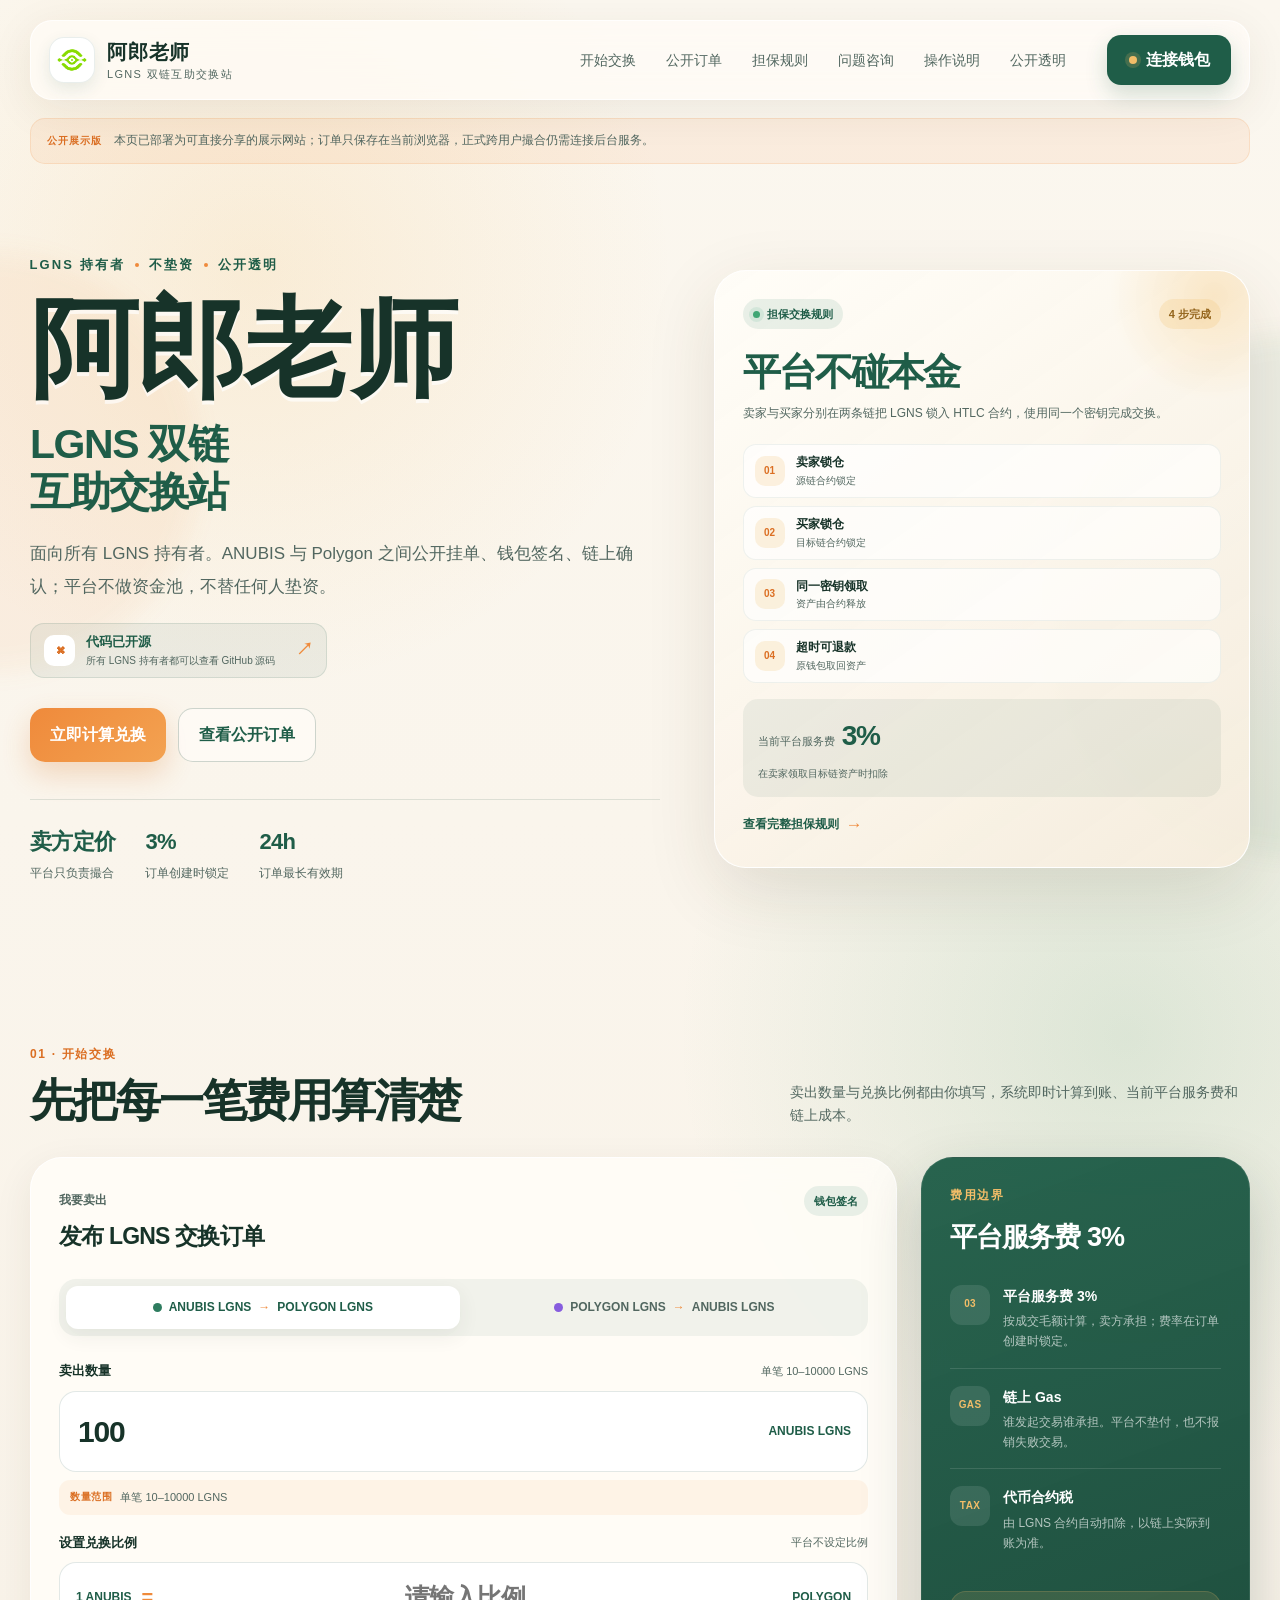
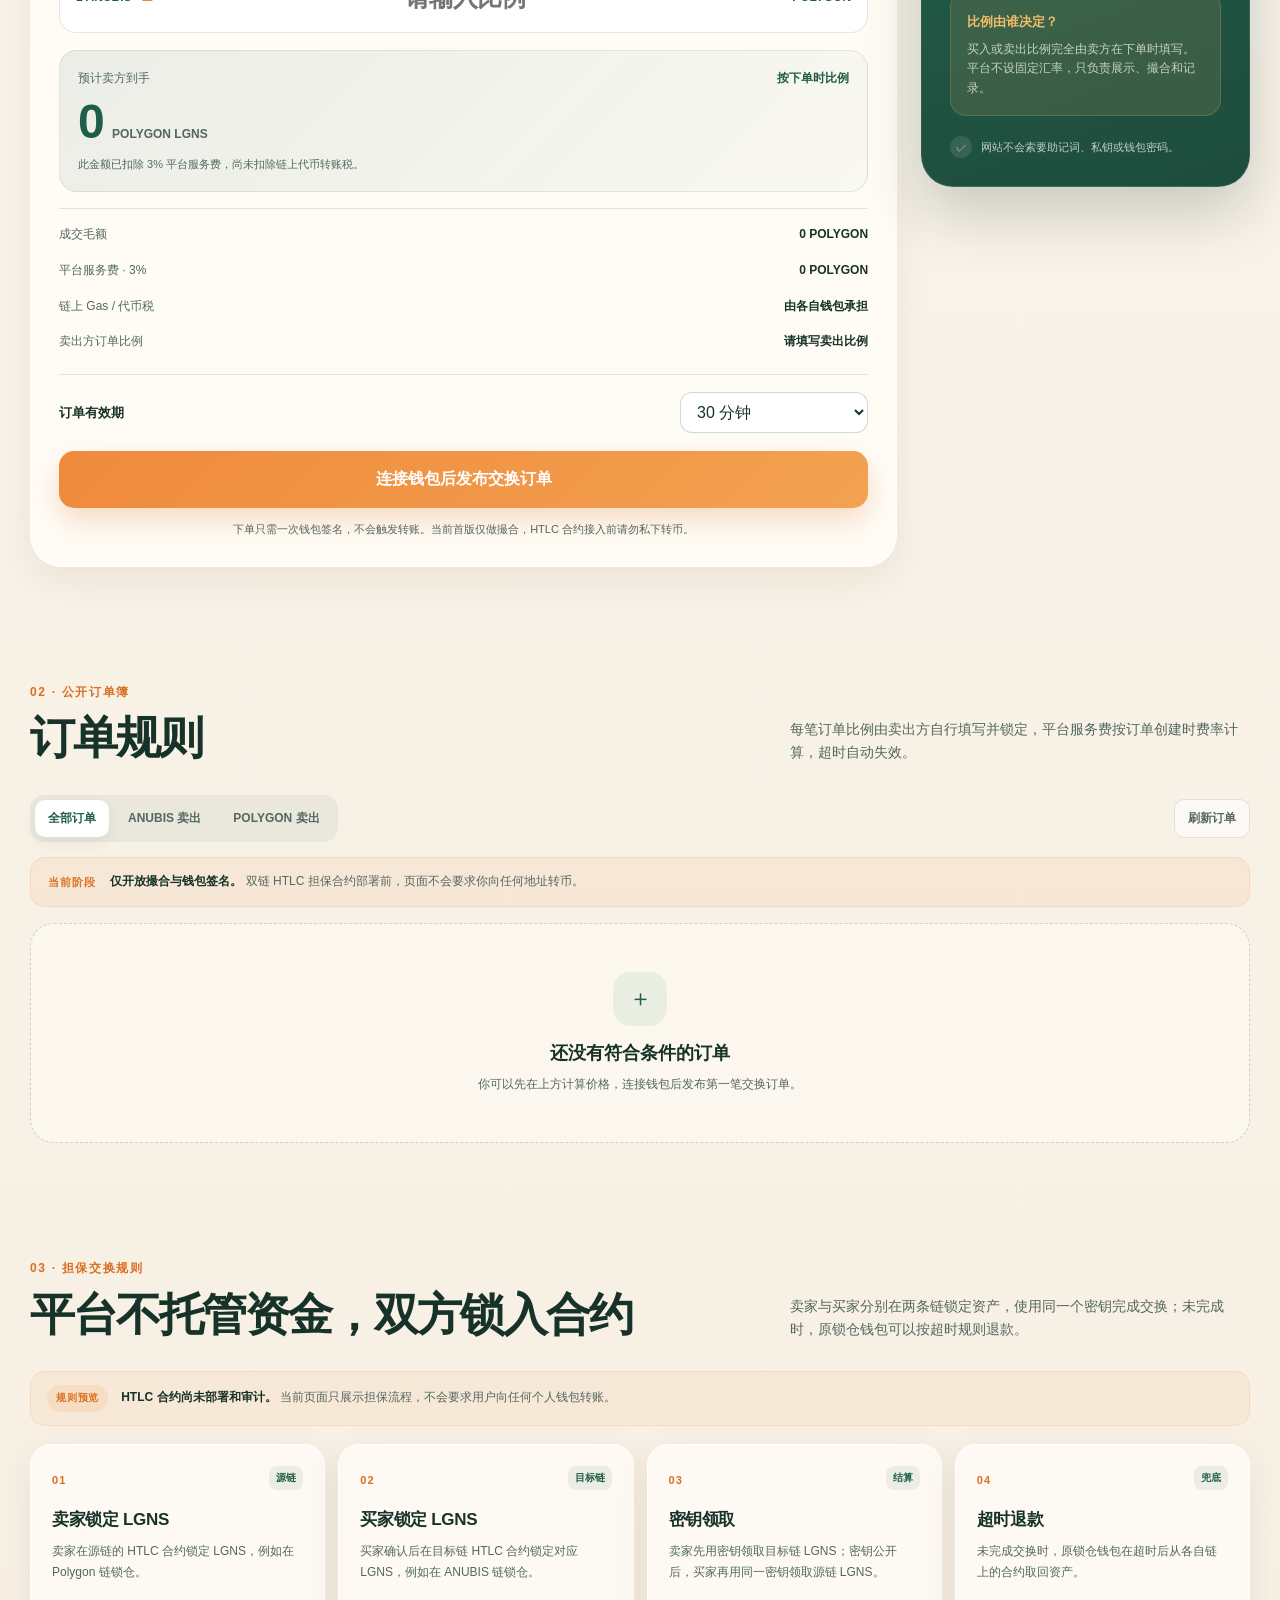
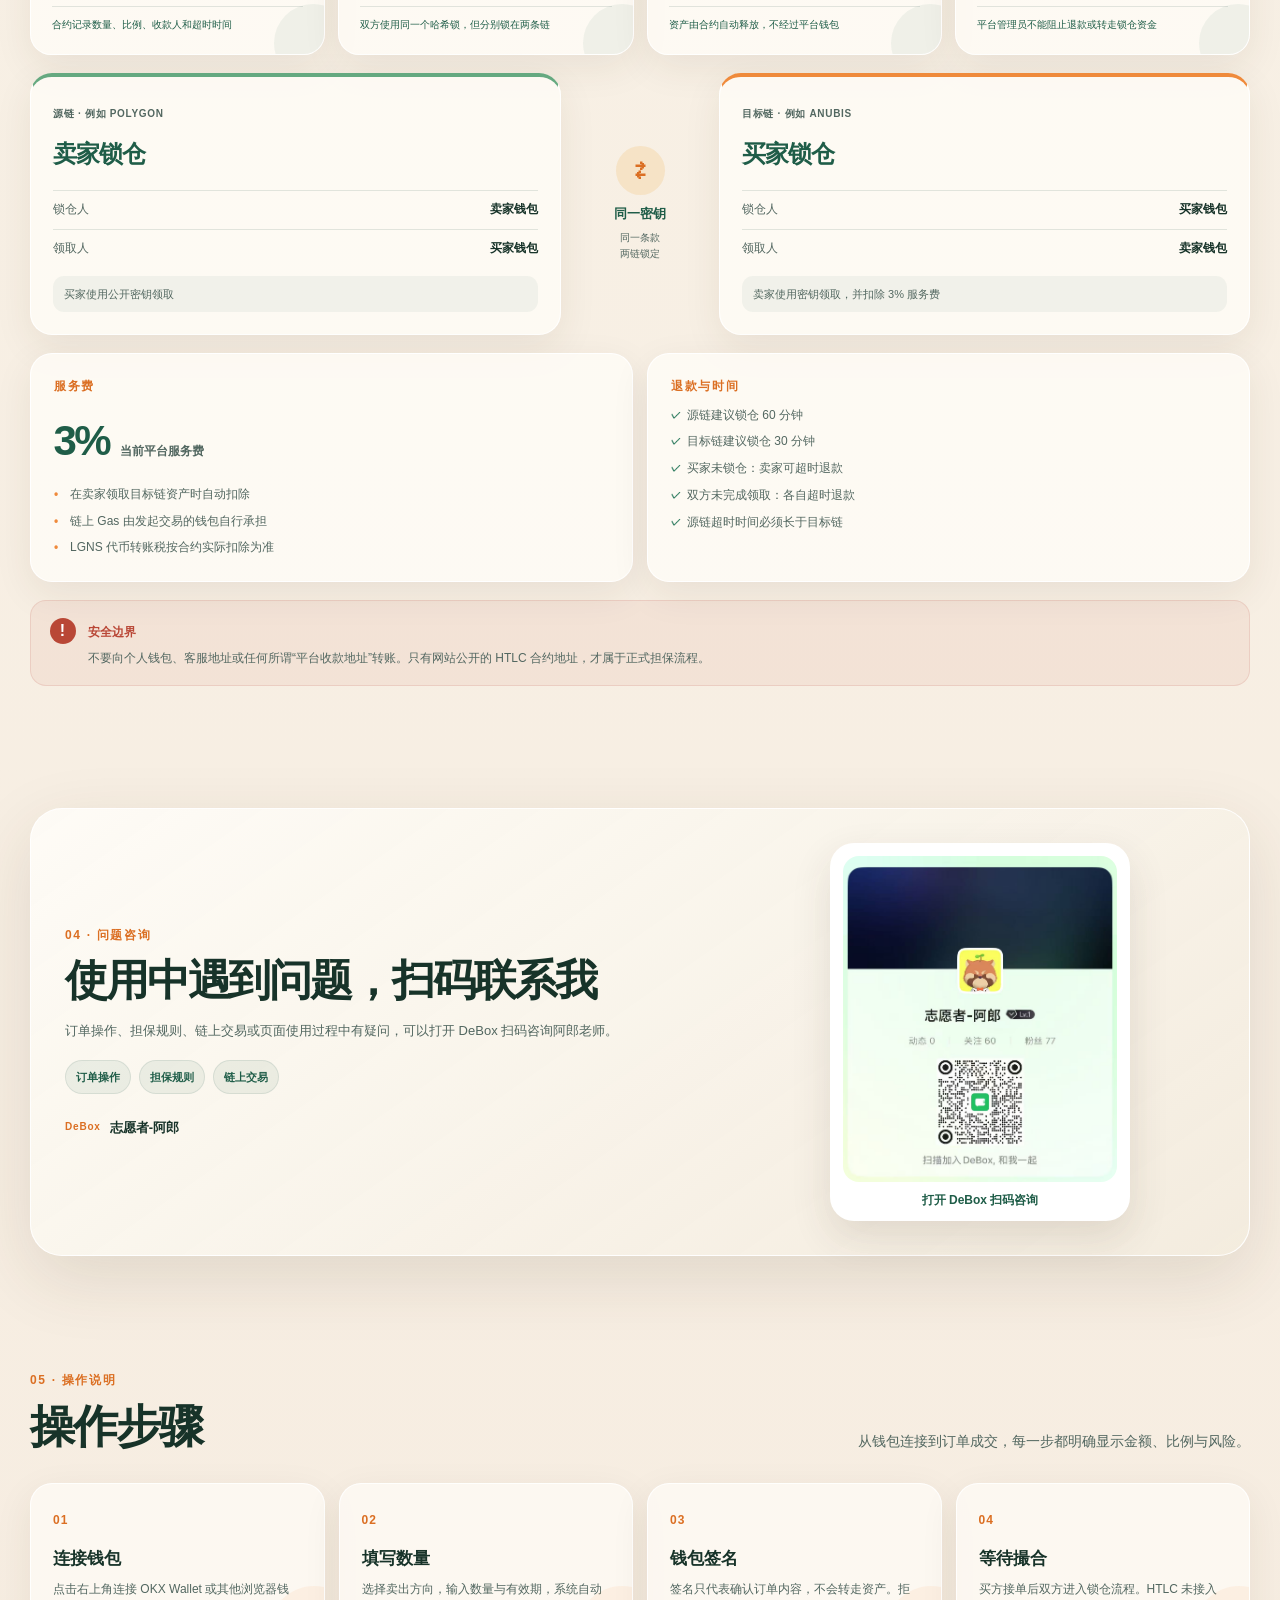
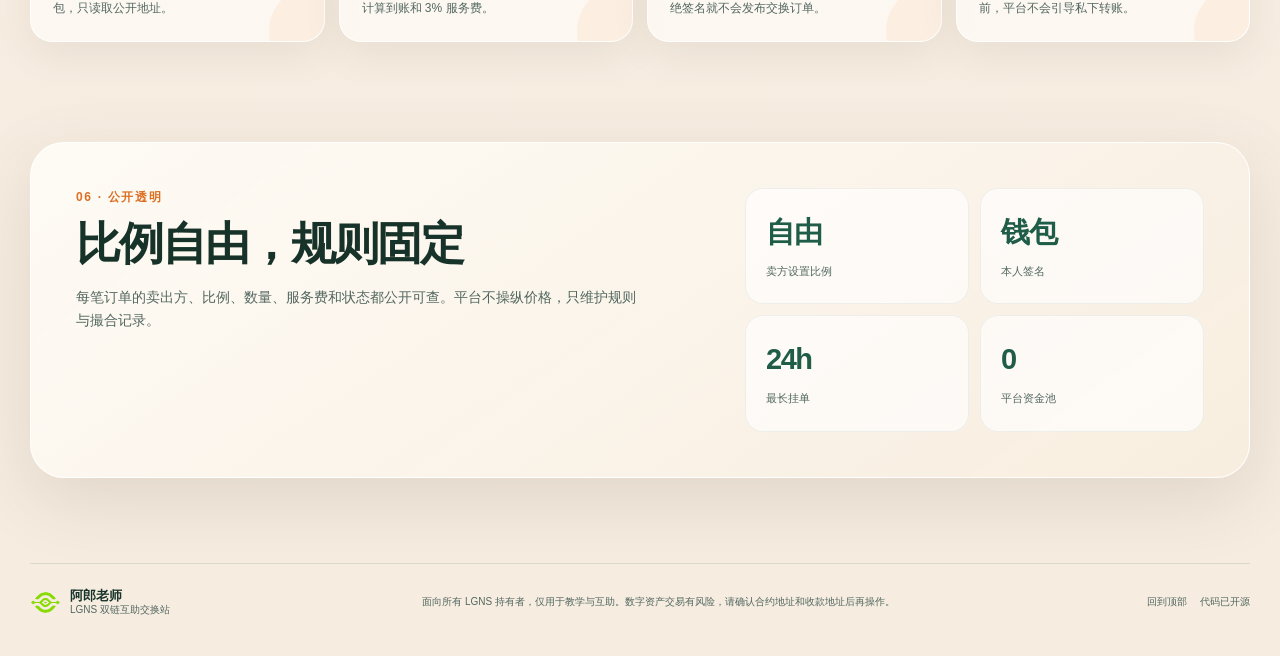
<file: index.html>
<!doctype html>
<html lang="zh-CN">
<head>
  <meta charset="utf-8">
  <meta name="viewport" content="width=device-width, initial-scale=1">
  <meta name="theme-color" content="#f7f0e4">
  <title>阿郎老师 · LGNS 双链互助交换站</title>
  <meta name="description" content="阿郎老师的 LGNS 双链 P2P 互助交换站，支持 ANUBIS 与 Polygon 之间公开订单撮合、钱包签名与透明费率展示。">
  <link rel="icon" href="./assets/logo.png">
  <link rel="stylesheet" href="./styles.css?v=20261025-3">
</head>
<body>
  <div class="page-glow page-glow-a"></div>
  <div class="page-glow page-glow-b"></div>

  <header class="site-header" id="top">
    <a class="brand" href="#top" aria-label="返回顶部">
      <span class="brand-logo-wrap"><img src="./assets/logo.png" alt="阿郎老师品牌标志" class="brand-logo"></span>
      <span class="brand-copy">
        <strong>阿郎老师</strong>
        <small>LGNS 双链互助交换站</small>
      </span>
    </a>
    <nav class="main-nav" aria-label="主导航">
      <a href="#exchange">开始交换</a>
      <a href="#orders">公开订单</a>
      <a href="#escrow">担保规则</a>
      <a href="#consult">问题咨询</a>
      <a href="#guide">操作说明</a>
      <a href="#transparency">公开透明</a>
    </nav>
    <button class="wallet-button" id="walletButton" type="button">
      <span class="wallet-dot"></span>
      <span id="walletButtonText">连接钱包</span>
    </button>
  </header>

  <main>
    <section class="hero section-shell">
      <div class="hero-copy reveal">
        <div class="eyebrow"><span>LGNS 持有者</span><i></i><span>不垫资</span><i></i><span>公开透明</span></div>
        <h1><span class="hero-name">阿郎老师</span><small>LGNS 双链<br>互助交换站</small></h1>
        <p class="hero-lead">面向所有 LGNS 持有者。ANUBIS 与 Polygon 之间公开挂单、钱包签名、链上确认；平台不做资金池，不替任何人垫资。</p>
        <a class="open-source-note" href="https://github.com/dixonwei/alang-lgns-p2p" target="_blank" rel="noopener noreferrer">
          <span class="open-source-icon">⌘</span>
          <span><strong>代码已开源</strong><small>所有 LGNS 持有者都可以查看 GitHub 源码</small></span>
          <b>↗</b>
        </a>
        <div class="hero-actions">
          <a class="button button-primary" href="#exchange">立即计算兑换</a>
          <a class="button button-ghost" href="#orders">查看公开订单</a>
        </div>
        <div class="hero-facts" aria-label="平台核心规则">
          <div class="fact"><strong id="heroRate">卖方定价</strong><span>平台只负责撮合</span></div>
          <div class="fact"><strong id="heroFee">3%</strong><span id="heroFeeLabel">订单创建时锁定</span></div>
          <div class="fact"><strong>24h</strong><span>订单最长有效期</span></div>
        </div>
      </div>

      <aside class="hero-rule-card reveal delay-1">
        <div class="hero-rule-head">
          <span class="hero-rule-pill"><i></i> 担保交换规则</span>
          <span class="hero-rule-badge">4 步完成</span>
        </div>
        <h2>平台不碰本金</h2>
        <p>卖家与买家分别在两条链把 LGNS 锁入 HTLC 合约，使用同一个密钥完成交换。</p>
        <div class="hero-rule-steps">
          <div><b>01</b><span><strong>卖家锁仓</strong><small>源链合约锁定</small></span></div>
          <div><b>02</b><span><strong>买家锁仓</strong><small>目标链合约锁定</small></span></div>
          <div><b>03</b><span><strong>同一密钥领取</strong><small>资产由合约释放</small></span></div>
          <div><b>04</b><span><strong>超时可退款</strong><small>原钱包取回资产</small></span></div>
        </div>
        <div class="hero-rule-fee">
          <span>当前平台服务费</span>
          <strong id="heroFeeRule">3%</strong>
          <small>在卖家领取目标链资产时扣除</small>
        </div>
        <a class="hero-rule-link" href="#escrow">查看完整担保规则 <span>→</span></a>
      </aside>
    </section>

    <section class="section-shell exchange-section" id="exchange">
      <div class="section-heading reveal">
        <div>
          <span class="section-kicker">01 · 开始交换</span>
          <h2>先把每一笔费用算清楚</h2>
        </div>
        <p>卖出数量与兑换比例都由你填写，系统即时计算到账、当前平台服务费和链上成本。</p>
      </div>

      <div class="exchange-layout">
        <article class="swap-card reveal">
          <div class="swap-card-head">
            <div>
              <span class="card-label">我要卖出</span>
              <h3>发布 LGNS 交换订单</h3>
            </div>
            <span class="status-chip status-safe">钱包签名</span>
          </div>

          <div class="direction-switch" role="group" aria-label="选择兑换方向">
            <button type="button" class="direction-button active" data-side="anubisToPolygon">
              <span class="chain-dot chain-anubis-dot"></span>
              ANUBIS LGNS
              <b>→</b>
              POLYGON LGNS
            </button>
            <button type="button" class="direction-button" data-side="polygonToAnubis">
              <span class="chain-dot chain-polygon-dot"></span>
              POLYGON LGNS
              <b>→</b>
              ANUBIS LGNS
            </button>
          </div>

          <div class="field-block">
            <div class="field-label-row">
              <label for="amountInput">卖出数量</label>
              <span id="amountRange">单笔 10–10000 LGNS</span>
            </div>
            <div class="amount-input-wrap">
              <input id="amountInput" type="number" min="10" max="10000" step="0.000001" inputmode="decimal" placeholder="输入数量" value="100">
              <span id="sourceSymbol">ANUBIS LGNS</span>
            </div>
            <div class="range-notice"><strong>数量范围</strong><span>单笔 10–10000 LGNS</span></div>
          </div>

          <div class="field-block ratio-field-block">
            <div class="field-label-row">
              <label for="sellerRatioInput">设置兑换比例</label>
              <span>平台不设定比例</span>
            </div>
            <div class="ratio-input-wrap">
              <span id="ratioSourceText">1 ANUBIS</span>
              <b>=</b>
              <input id="sellerRatioInput" type="number" autocomplete="off" min="0.000001" max="10000" step="0.000001" inputmode="decimal" placeholder="请输入比例" aria-label="卖出方设置的兑换比例">
              <span id="ratioSuffix">POLYGON</span>
            </div>
          </div>

          <div class="receive-preview">
            <div class="receive-preview-top">
              <span>预计卖方到手</span>
              <span class="estimate-badge">按下单时比例</span>
            </div>
            <div class="receive-amount"><strong id="receiveAmount">58.200000</strong><span id="targetSymbol">POLYGON LGNS</span></div>
            <p>此金额已扣除 3% 平台服务费，尚未扣除链上代币转账税。</p>
          </div>

          <div class="quote-details">
            <div><span>成交毛额</span><strong id="grossAmount">60.000000 POLYGON</strong></div>
            <div><span id="quoteFeeLabel">平台服务费 · 3%</span><strong id="feeAmount">1.800000 POLYGON</strong></div>
            <div><span>链上 Gas / 代币税</span><strong>由各自钱包承担</strong></div>
            <div><span>卖出方订单比例</span><strong id="quoteRate">1 ANUBIS = 0.600000 POLYGON</strong></div>
          </div>

          <div class="expiry-row">
            <label for="expirySelect">订单有效期</label>
            <select id="expirySelect">
              <option value="30">30 分钟</option>
              <option value="60">1 小时</option>
              <option value="180">3 小时</option>
              <option value="360">6 小时</option>
              <option value="720">12 小时</option>
              <option value="1440">24 小时（最长）</option>
            </select>
          </div>

          <button class="button button-primary button-full" id="createOrderButton" type="button">连接钱包后发布交换订单</button>
          <p class="form-hint">下单只需一次钱包签名，不会触发转账。当前首版仅做撮合，HTLC 合约接入前请勿私下转币。</p>
        </article>

        <aside class="cost-panel reveal delay-1">
          <span class="section-kicker">费用边界</span>
          <h3 id="feePanelTitle">平台服务费 3%</h3>
          <div class="cost-list">
            <div class="cost-item">
              <span class="cost-icon">03</span>
              <div><strong id="feePanelLabel">平台服务费 3%</strong><p id="feePanelDesc">按成交毛额计算，卖方承担；费率在订单创建时锁定。</p></div>
            </div>
            <div class="cost-item">
              <span class="cost-icon">GAS</span>
              <div><strong>链上 Gas</strong><p>谁发起交易谁承担。平台不垫付，也不报销失败交易。</p></div>
            </div>
            <div class="cost-item">
              <span class="cost-icon">TAX</span>
              <div><strong>代币合约税</strong><p>由 LGNS 合约自动扣除，以链上实际到账为准。</p></div>
            </div>
          </div>
          <div class="rule-callout">
            <b>比例由谁决定？</b>
            <p>买入或卖出比例完全由卖方在下单时填写。平台不设固定汇率，只负责展示、撮合和记录。</p>
          </div>
          <div class="mini-security">
            <span>✓</span>
            <p>网站不会索要助记词、私钥或钱包密码。</p>
          </div>
        </aside>
      </div>
    </section>

    <section class="section-shell orders-section" id="orders">
      <div class="section-heading reveal">
        <div>
          <span class="section-kicker">02 · 公开订单簿</span>
          <h2>订单规则</h2>
        </div>
        <p>每笔订单比例由卖出方自行填写并锁定，平台服务费按订单创建时费率计算，超时自动失效。</p>
      </div>

      <div class="order-toolbar reveal">
        <div class="filter-tabs" role="group" aria-label="筛选订单">
          <button type="button" class="filter-tab active" data-filter="all">全部订单</button>
          <button type="button" class="filter-tab" data-filter="anubisToPolygon">ANUBIS 卖出</button>
          <button type="button" class="filter-tab" data-filter="polygonToAnubis">POLYGON 卖出</button>
        </div>
        <button type="button" class="refresh-button" id="refreshOrders">刷新订单</button>
      </div>

      <div class="prototype-banner reveal">
        <span>当前阶段</span>
        <p><strong>仅开放撮合与钱包签名。</strong> 双链 HTLC 担保合约部署前，页面不会要求你向任何地址转币。</p>
      </div>

      <div class="order-list" id="orderList" aria-live="polite"></div>
    </section>

    <section class="section-shell escrow-section" id="escrow">
      <div class="section-heading reveal">
        <div>
          <span class="section-kicker">03 · 担保交换规则</span>
          <h2>平台不托管资金，双方锁入合约</h2>
        </div>
        <p>卖家与买家分别在两条链锁定资产，使用同一个密钥完成交换；未完成时，原锁仓钱包可以按超时规则退款。</p>
      </div>

      <div class="escrow-preview-note reveal">
        <span class="escrow-preview-pill">规则预览</span>
        <p><strong>HTLC 合约尚未部署和审计。</strong> 当前页面只展示担保流程，不会要求用户向任何个人钱包转账。</p>
      </div>

      <div class="escrow-flow">
        <article class="escrow-step reveal">
          <span class="escrow-step-no">01</span>
          <span class="escrow-step-tag">源链</span>
          <h3>卖家锁定 LGNS</h3>
          <p>卖家在源链的 HTLC 合约锁定 LGNS，例如在 Polygon 链锁仓。</p>
          <small>合约记录数量、比例、收款人和超时时间</small>
        </article>
        <article class="escrow-step reveal delay-1">
          <span class="escrow-step-no">02</span>
          <span class="escrow-step-tag">目标链</span>
          <h3>买家锁定 LGNS</h3>
          <p>买家确认后在目标链 HTLC 合约锁定对应 LGNS，例如在 ANUBIS 链锁仓。</p>
          <small>双方使用同一个哈希锁，但分别锁在两条链</small>
        </article>
        <article class="escrow-step reveal delay-2">
          <span class="escrow-step-no">03</span>
          <span class="escrow-step-tag">结算</span>
          <h3>密钥领取</h3>
          <p>卖家先用密钥领取目标链 LGNS；密钥公开后，买家再用同一密钥领取源链 LGNS。</p>
          <small>资产由合约自动释放，不经过平台钱包</small>
        </article>
        <article class="escrow-step reveal delay-3">
          <span class="escrow-step-no">04</span>
          <span class="escrow-step-tag">兜底</span>
          <h3>超时退款</h3>
          <p>未完成交换时，原锁仓钱包在超时后从各自链上的合约取回资产。</p>
          <small>平台管理员不能阻止退款或转走锁仓资金</small>
        </article>
      </div>

      <div class="escrow-visual reveal">
        <article class="escrow-chain-card escrow-source">
          <span class="escrow-chain-label">源链 · 例如 POLYGON</span>
          <h3>卖家锁仓</h3>
          <div class="escrow-chain-row"><span>锁仓人</span><strong>卖家钱包</strong></div>
          <div class="escrow-chain-row"><span>领取人</span><strong>买家钱包</strong></div>
          <div class="escrow-chain-foot">买家使用公开密钥领取</div>
        </article>
        <div class="escrow-bridge">
          <span class="escrow-bridge-icon">⇄</span>
          <strong>同一密钥</strong>
          <small>同一条款<br>两链锁定</small>
        </div>
        <article class="escrow-chain-card escrow-target">
          <span class="escrow-chain-label">目标链 · 例如 ANUBIS</span>
          <h3>买家锁仓</h3>
          <div class="escrow-chain-row"><span>锁仓人</span><strong>买家钱包</strong></div>
          <div class="escrow-chain-row"><span>领取人</span><strong>卖家钱包</strong></div>
          <div class="escrow-chain-foot">卖家使用密钥领取，并扣除 3% 服务费</div>
        </article>
      </div>

      <div class="escrow-info-grid reveal">
        <article class="escrow-info-card">
          <span class="section-kicker">服务费</span>
          <div class="escrow-fee-line"><strong id="escrowFeeValue">3%</strong><span>当前平台服务费</span></div>
          <ul class="escrow-list">
            <li>在卖家领取目标链资产时自动扣除</li>
            <li>链上 Gas 由发起交易的钱包自行承担</li>
            <li>LGNS 代币转账税按合约实际扣除为准</li>
          </ul>
        </article>
        <article class="escrow-info-card">
          <span class="section-kicker">退款与时间</span>
          <ul class="escrow-list escrow-list-strong">
            <li>源链建议锁仓 60 分钟</li>
            <li>目标链建议锁仓 30 分钟</li>
            <li>买家未锁仓：卖家可超时退款</li>
            <li>双方未完成领取：各自超时退款</li>
            <li>源链超时时间必须长于目标链</li>
          </ul>
        </article>
      </div>

      <div class="escrow-security reveal">
        <span class="escrow-security-mark">!</span>
        <div>
          <strong>安全边界</strong>
          <p>不要向个人钱包、客服地址或任何所谓“平台收款地址”转账。只有网站公开的 HTLC 合约地址，才属于正式担保流程。</p>
        </div>
      </div>
    </section>

    <section class="section-shell consult-section" id="consult">
      <div class="consult-card reveal">
        <div class="consult-copy">
          <span class="section-kicker">04 · 问题咨询</span>
          <h2>使用中遇到问题，扫码联系我</h2>
          <p>订单操作、担保规则、链上交易或页面使用过程中有疑问，可以打开 DeBox 扫码咨询阿郎老师。</p>
          <div class="consult-points">
            <span>订单操作</span>
            <span>担保规则</span>
            <span>链上交易</span>
          </div>
          <div class="consult-account"><span>DeBox</span><strong>志愿者-阿郎</strong></div>
        </div>
        <div class="consult-qr-wrap">
          <img src="./assets/debox-card.png" alt="志愿者-阿郎 DeBox 咨询二维码" loading="lazy">
          <p>打开 DeBox 扫码咨询</p>
        </div>
      </div>
    </section>

    <section class="section-shell guide-section" id="guide">
      <div class="section-heading reveal">
        <div>
          <span class="section-kicker">05 · 操作说明</span>
          <h2>操作步骤</h2>
        </div>
        <p>从钱包连接到订单成交，每一步都明确显示金额、比例与风险。</p>
      </div>
      <div class="steps-grid">
        <article class="step-card reveal"><span class="step-no">01</span><h3>连接钱包</h3><p>点击右上角连接 OKX Wallet 或其他浏览器钱包，只读取公开地址。</p></article>
        <article class="step-card reveal delay-1"><span class="step-no">02</span><h3>填写数量</h3><p>选择卖出方向，输入数量与有效期，系统自动计算到账和 3% 服务费。</p></article>
        <article class="step-card reveal delay-2"><span class="step-no">03</span><h3>钱包签名</h3><p>签名只代表确认订单内容，不会转走资产。拒绝签名就不会发布交换订单。</p></article>
        <article class="step-card reveal delay-3"><span class="step-no">04</span><h3>等待撮合</h3><p>买方接单后双方进入锁仓流程。HTLC 未接入前，平台不会引导私下转账。</p></article>
      </div>
    </section>

    <section class="section-shell transparency-section" id="transparency">
      <div class="transparency-card reveal">
        <div class="transparency-copy">
          <span class="section-kicker">06 · 公开透明</span>
          <h2>比例自由，规则固定</h2>
          <p>每笔订单的卖出方、比例、数量、服务费和状态都公开可查。平台不操纵价格，只维护规则与撮合记录。</p>
          <a class="text-link" href="./admin.html">管理员入口 <span>→</span></a>
        </div>
        <div class="transparency-grid">
          <div><strong>自由</strong><span>卖方设置比例</span></div>
          <div><strong>钱包</strong><span>本人签名</span></div>
          <div><strong>24h</strong><span>最长挂单</span></div>
          <div><strong>0</strong><span>平台资金池</span></div>
        </div>
      </div>
    </section>
  </main>

  <footer class="site-footer section-shell">
    <div class="footer-brand"><img src="./assets/logo.png" alt=""><div><strong>阿郎老师</strong><span>LGNS 双链互助交换站</span></div></div>
    <p>面向所有 LGNS 持有者，仅用于教学与互助。数字资产交易有风险，请确认合约地址和收款地址后再操作。</p>
    <div class="footer-links"><a href="#top">回到顶部</a><a href="https://github.com/dixonwei/alang-lgns-p2p" target="_blank" rel="noopener noreferrer">代码已开源</a><a href="./admin.html">管理员入口</a></div>
  </footer>

  <div class="modal-backdrop" id="orderModal" aria-hidden="true">
    <div class="modal-card" role="dialog" aria-modal="true" aria-labelledby="orderModalTitle">
      <button class="modal-close" type="button" data-close-modal="orderModal" aria-label="关闭">×</button>
      <span class="section-kicker">最后确认</span>
      <h2 id="orderModalTitle">确认发布交换订单</h2>
      <div class="modal-summary" id="orderModalSummary"></div>
      <div class="modal-warning"><span>!</span><p>签名只确认订单内容，不会转走 LGNS。当前首版尚未接入 HTLC 锁仓。</p></div>
      <button class="button button-primary button-full" type="button" id="confirmCreateOrder">钱包签名并发布</button>
      <button class="button button-quiet button-full" type="button" data-close-modal="orderModal">返回修改</button>
    </div>
  </div>

  <div class="modal-backdrop" id="acceptModal" aria-hidden="true">
    <div class="modal-card" role="dialog" aria-modal="true" aria-labelledby="acceptModalTitle">
      <button class="modal-close" type="button" data-close-modal="acceptModal" aria-label="关闭">×</button>
      <span class="section-kicker">接单确认</span>
      <h2 id="acceptModalTitle">签名确认接单</h2>
      <div class="modal-summary" id="acceptModalSummary"></div>
      <div class="modal-warning"><span>!</span><p>接单后会记录你的钱包地址。当前阶段不会触发任何资产转移。</p></div>
      <button class="button button-primary button-full" type="button" id="confirmAcceptOrder">钱包签名并接单</button>
      <button class="button button-quiet button-full" type="button" data-close-modal="acceptModal">暂不接单</button>
    </div>
  </div>

  <div class="toast" id="toast" role="status" aria-live="polite"></div>
  <script src="./static-api.js?v=20261025-3"></script>
  <script src="./app.js?v=20261025-3"></script>
</body>
</html>
</file>
<file: styles.css>
:root {
  --cream: #f8f1e6;
  --cream-2: #f3e7d5;
  --paper: rgba(255, 253, 248, 0.88);
  --paper-solid: #fffdf8;
  --ink: #173329;
  --ink-soft: #526760;
  --green: #1f5d48;
  --green-2: #2e7c5f;
  --green-3: #65a980;
  --orange: #ef8a3b;
  --orange-deep: #db6f23;
  --gold: #f2bd68;
  --line: rgba(34, 77, 61, 0.13);
  --line-strong: rgba(34, 77, 61, 0.22);
  --danger: #b94736;
  --shadow: 0 22px 70px rgba(67, 48, 24, 0.12);
  --shadow-soft: 0 12px 38px rgba(67, 48, 24, 0.08);
  --radius-xl: 32px;
  --radius-lg: 24px;
  --radius-md: 18px;
  --radius-sm: 12px;
  --max: 1220px;
}

* { box-sizing: border-box; }
html { scroll-behavior: smooth; }
body {
  margin: 0;
  color: var(--ink);
  background:
    radial-gradient(circle at 20% 5%, rgba(242, 189, 104, 0.18), transparent 26rem),
    radial-gradient(circle at 88% 19%, rgba(101, 169, 128, 0.2), transparent 28rem),
    linear-gradient(180deg, #fbf7ef 0%, var(--cream) 45%, #f6ece0 100%);
  font-family: "Microsoft YaHei", "PingFang SC", "Noto Sans SC", sans-serif;
  line-height: 1.65;
  min-height: 100vh;
  overflow-x: hidden;
}
body.modal-open { overflow: hidden; }
a { color: inherit; text-decoration: none; }
button, input, select { font: inherit; }
button { cursor: pointer; }
img { max-width: 100%; }
::selection { background: rgba(239, 138, 59, 0.28); }

.page-glow { position: fixed; border-radius: 999px; filter: blur(12px); pointer-events: none; z-index: -1; opacity: 0.55; }
.page-glow-a { width: 420px; height: 420px; left: -220px; top: 28%; background: rgba(239, 138, 59, 0.13); }
.page-glow-b { width: 520px; height: 520px; right: -280px; bottom: 5%; background: rgba(64, 139, 101, 0.13); }

.section-shell { width: min(var(--max), calc(100% - 48px)); margin-inline: auto; }
.site-header {
  width: min(var(--max), calc(100% - 48px));
  margin: 20px auto 0;
  padding: 14px 18px;
  display: flex;
  align-items: center;
  gap: 28px;
  background: rgba(255, 252, 246, 0.78);
  border: 1px solid rgba(255, 255, 255, 0.78);
  box-shadow: 0 10px 44px rgba(68, 49, 24, 0.08);
  backdrop-filter: blur(18px);
  border-radius: 22px;
  position: sticky;
  top: 14px;
  z-index: 30;
}
.brand { display: flex; align-items: center; gap: 12px; min-width: max-content; }
.brand-logo-wrap {
  width: 46px; height: 46px; border-radius: 15px; display: grid; place-items: center;
  background: #fff; border: 1px solid rgba(47, 93, 72, 0.1); box-shadow: 0 6px 16px rgba(31, 93, 72, 0.1);
}
.brand-logo { width: 32px; height: 32px; object-fit: contain; }
.brand-copy { display: flex; flex-direction: column; line-height: 1.2; }
.brand-copy strong { font-size: 20px; letter-spacing: 0.04em; }
.brand-copy small { margin-top: 4px; color: var(--ink-soft); font-size: 11px; letter-spacing: 0.12em; }
.main-nav { display: flex; align-items: center; gap: 4px; margin-left: auto; }
.main-nav a { padding: 9px 13px; color: var(--ink-soft); border-radius: 12px; font-size: 14px; transition: 0.2s ease; }
.main-nav a:hover { color: var(--green); background: rgba(31, 93, 72, 0.07); }
.wallet-button {
  display: inline-flex; align-items: center; justify-content: center; gap: 9px; min-width: 124px;
  border: 1px solid rgba(31, 93, 72, 0.18); border-radius: 14px; background: var(--green); color: #fff;
  padding: 11px 16px; font-weight: 700; box-shadow: 0 9px 22px rgba(31, 93, 72, 0.2); transition: 0.2s ease;
}
.wallet-button:hover { transform: translateY(-1px); background: #184c3a; }
.wallet-button.connected { background: #fff; color: var(--green); box-shadow: none; }
.wallet-dot { width: 8px; height: 8px; border-radius: 50%; background: var(--gold); box-shadow: 0 0 0 4px rgba(242, 189, 104, 0.18); }
.wallet-button.connected .wallet-dot { background: #36a36f; box-shadow: 0 0 0 4px rgba(54, 163, 111, 0.14); }

 .hero { display: grid; grid-template-columns: minmax(0, 1.08fr) minmax(360px, 0.92fr); align-items: center; gap: 54px; padding-top: 90px; padding-bottom: 86px; }
.hero-copy { max-width: 720px; }
.eyebrow { display: flex; align-items: center; gap: 10px; color: var(--green); font-size: 13px; font-weight: 800; letter-spacing: 0.16em; text-transform: uppercase; }
.eyebrow i { width: 4px; height: 4px; border-radius: 50%; background: var(--orange); }
.hero h1 { margin: 22px 0 22px; line-height: 0.96; letter-spacing: -0.055em; }
.hero-name { display: block; font-family: "STKaiti", "KaiTi", "Microsoft YaHei", sans-serif; font-size: clamp(64px, 8.4vw, 118px); font-weight: 800; color: var(--ink); text-shadow: 0 4px 0 rgba(255,255,255,0.65); }
.hero h1 small { display: block; margin-top: 19px; font-size: clamp(29px, 3.2vw, 46px); line-height: 1.18; letter-spacing: -0.035em; color: var(--green); font-weight: 700; }
.hero-lead { max-width: 620px; margin: 0; color: var(--ink-soft); font-size: 17px; line-height: 1.9; }
.hero-actions { display: flex; gap: 12px; flex-wrap: wrap; margin-top: 30px; }
.open-source-note { display: flex; align-items: center; gap: 11px; width: max-content; max-width: 100%; margin-top: 20px; padding: 10px 13px; border-radius: 14px; color: var(--green); background: rgba(31,93,72,.065); border: 1px solid rgba(31,93,72,.12); transition: transform .2s ease, background .2s ease; }
.open-source-note:hover { transform: translateY(-2px); background: rgba(31,93,72,.1); }
.open-source-icon { display: grid; place-items: center; width: 31px; height: 31px; border-radius: 10px; background: #fff; color: var(--orange-deep); font-weight: 900; }
.open-source-note > span:nth-child(2) { display: flex; flex-direction: column; line-height: 1.3; }
.open-source-note strong { font-size: 13px; }
.open-source-note small { margin-top: 3px; color: var(--ink-soft); font-size: 10px; }
.open-source-note > b { margin-left: 10px; color: var(--orange); font-size: 17px; }
.button { border: 0; border-radius: 15px; padding: 13px 20px; font-weight: 800; display: inline-flex; align-items: center; justify-content: center; gap: 8px; transition: transform 0.18s ease, box-shadow 0.18s ease, background 0.18s ease; }
.button:hover { transform: translateY(-2px); }
.button-primary { background: linear-gradient(135deg, var(--orange), #f3a251); color: #fff; box-shadow: 0 12px 28px rgba(219, 111, 35, 0.24); }
.button-primary:hover { box-shadow: 0 17px 34px rgba(219, 111, 35, 0.3); }
.button-ghost { background: rgba(255, 253, 248, 0.7); color: var(--green); border: 1px solid var(--line-strong); }
.button-quiet { background: transparent; color: var(--ink-soft); border: 1px solid var(--line); }
.button-full { width: 100%; margin-top: 18px; padding-block: 15px; }
.button:disabled { opacity: 0.58; cursor: not-allowed; transform: none; box-shadow: none; }
.hero-facts { display: flex; gap: 30px; flex-wrap: wrap; margin-top: 37px; padding-top: 24px; border-top: 1px solid var(--line); }
.fact { display: flex; flex-direction: column; }
.fact strong { font-size: 22px; letter-spacing: -0.03em; color: var(--green); }
.fact span { margin-top: 3px; color: var(--ink-soft); font-size: 12px; }
 .hero-rule-card { position: relative; padding: 28px; border-radius: 32px; background: linear-gradient(145deg, rgba(255,253,248,.94), rgba(247,237,221,.88)); border: 1px solid rgba(255,255,255,.92); box-shadow: var(--shadow); overflow: hidden; }
.hero-rule-card::after { content: ""; position: absolute; width: 210px; height: 210px; right: -70px; top: -80px; border-radius: 50%; background: radial-gradient(circle, rgba(242,189,104,.3), transparent 70%); pointer-events: none; }
.hero-rule-head { position: relative; z-index: 1; display: flex; align-items: center; justify-content: space-between; gap: 12px; }
.hero-rule-pill, .hero-rule-badge { display: inline-flex; align-items: center; gap: 7px; padding: 6px 10px; border-radius: 999px; font-size: 11px; font-weight: 800; }
.hero-rule-pill { color: var(--green); background: rgba(46,124,95,.1); }
.hero-rule-pill i { width: 7px; height: 7px; border-radius: 50%; background: #3fa674; box-shadow: 0 0 0 4px rgba(63,166,116,.12); }
.hero-rule-badge { color: #94651c; background: rgba(242,189,104,.22); }
.hero-rule-card h2 { position: relative; z-index: 1; margin: 22px 0 8px; color: var(--green); font-size: clamp(28px, 3vw, 38px); line-height: 1.15; letter-spacing: -.05em; }
.hero-rule-card > p { position: relative; z-index: 1; margin: 0; color: var(--ink-soft); font-size: 12px; line-height: 1.8; }
.hero-rule-steps { position: relative; z-index: 1; display: grid; gap: 8px; margin-top: 20px; }
.hero-rule-steps > div { display: flex; align-items: center; gap: 11px; padding: 10px 11px; border-radius: 13px; background: rgba(255,255,255,.64); border: 1px solid rgba(31,93,72,.07); }
.hero-rule-steps b { flex: 0 0 auto; display: grid; place-items: center; width: 30px; height: 30px; border-radius: 10px; color: var(--orange-deep); background: rgba(242,189,104,.2); font-size: 10px; }
.hero-rule-steps span { display: flex; flex-direction: column; line-height: 1.3; }
.hero-rule-steps strong { color: var(--ink); font-size: 12px; }
.hero-rule-steps small { margin-top: 3px; color: var(--ink-soft); font-size: 10px; }
.hero-rule-fee { position: relative; z-index: 1; display: flex; align-items: baseline; flex-wrap: wrap; gap: 7px; margin-top: 16px; padding: 14px 15px; border-radius: 15px; background: rgba(31,93,72,.07); }
.hero-rule-fee > span { color: var(--ink-soft); font-size: 11px; }
.hero-rule-fee strong { color: var(--green); font-size: 28px; letter-spacing: -.04em; }
.hero-rule-fee small { flex-basis: 100%; color: var(--ink-soft); font-size: 10px; }
.hero-rule-link { position: relative; z-index: 1; display: inline-flex; align-items: center; gap: 7px; margin-top: 14px; color: var(--green); font-size: 12px; font-weight: 900; }
.hero-rule-link span { color: var(--orange); font-size: 17px; }
.hero-panel { position: relative; padding: 28px; border-radius: 34px; background: linear-gradient(145deg, rgba(255,253,248,0.92), rgba(249,239,223,0.85)); border: 1px solid rgba(255,255,255,0.88); box-shadow: var(--shadow); overflow: hidden; }
.hero-panel::after { content: ""; position: absolute; width: 220px; height: 220px; right: -80px; top: -90px; background: radial-gradient(circle, rgba(242,189,104,0.3), transparent 70%); pointer-events: none; }
.hero-panel-top { display: flex; align-items: center; justify-content: space-between; gap: 14px; position: relative; z-index: 1; }
.live-pill, .version-pill { display: inline-flex; align-items: center; gap: 8px; padding: 7px 11px; border-radius: 999px; font-size: 12px; font-weight: 700; }
.live-pill { color: var(--green); background: rgba(46,124,95,0.1); }
.live-pill i { width: 7px; height: 7px; border-radius: 50%; background: #3fa674; box-shadow: 0 0 0 5px rgba(63,166,116,0.12); }
.version-pill { color: #94651c; background: rgba(242,189,104,0.22); }
.ratio-stage { position: relative; z-index: 1; margin: 22px 0 20px; padding: 22px; border-radius: 24px; background: rgba(255,255,255,0.64); border: 1px solid rgba(255,255,255,0.9); }
.token { display: flex; align-items: center; gap: 10px; width: max-content; padding: 9px 13px 9px 9px; border-radius: 14px; background: #fff; box-shadow: var(--shadow-soft); }
.token-mark { display: grid; place-items: center; width: 38px; height: 38px; border-radius: 12px; font-weight: 900; font-size: 17px; }
.token-anubis .token-mark { background: rgba(31,93,72,0.1); color: var(--green); }
.token-polygon { margin-left: auto; }
.token-polygon .token-mark { background: rgba(126,84,210,0.1); color: #7048c9; }
.token div { display: flex; flex-direction: column; line-height: 1.2; }
.token strong { font-size: 12px; letter-spacing: 0.08em; }
.token small { color: var(--ink-soft); font-size: 11px; margin-top: 3px; }
.ratio-bridge { display: flex; align-items: center; gap: 8px; padding: 18px 3px 2px; flex-wrap: nowrap; }
.ratio-line { flex: 1 1 28px; min-width: 18px; height: 1px; background: linear-gradient(90deg, transparent, var(--line-strong), transparent); }
.ratio-bridge b { font-size: 26px; letter-spacing: -0.04em; }
.ratio-bridge small { color: var(--ink-soft); font-size: 10px; }
.ratio-arrow { color: var(--orange); font-size: 21px; }
.reverse-rate { display: flex; justify-content: space-between; gap: 12px; padding: 13px 15px; background: rgba(31,93,72,0.055); border-radius: 13px; color: var(--ink-soft); font-size: 12px; }
.reverse-rate strong { color: var(--green); text-align: right; }
.hero-panel-note { display: flex; gap: 10px; align-items: flex-start; margin-top: 18px; }
.hero-panel-note p { margin: 0; color: var(--ink-soft); font-size: 12px; line-height: 1.7; }
.shield-icon { flex: 0 0 auto; display: grid; place-items: center; width: 22px; height: 22px; border-radius: 50%; background: rgba(46,124,95,0.12); color: var(--green); font-size: 12px; font-weight: 900; }

.exchange-section, .orders-section, .guide-section { padding-top: 76px; padding-bottom: 28px; }
.section-heading { display: flex; justify-content: space-between; align-items: flex-end; gap: 40px; margin-bottom: 30px; }
.section-heading > p { max-width: 460px; margin: 0; color: var(--ink-soft); font-size: 14px; }
.section-kicker { display: block; margin-bottom: 9px; color: var(--orange-deep); font-size: 12px; font-weight: 900; letter-spacing: 0.14em; }
.section-heading h2, .transparency-copy h2 { margin: 0; font-size: clamp(28px, 3.6vw, 45px); line-height: 1.18; letter-spacing: -0.045em; color: var(--ink); }
.exchange-layout { display: grid; grid-template-columns: minmax(0, 1.45fr) minmax(310px, 0.55fr); gap: 24px; align-items: start; }
.swap-card, .cost-panel { border-radius: var(--radius-xl); padding: 28px; border: 1px solid rgba(255,255,255,0.86); background: var(--paper); box-shadow: var(--shadow-soft); backdrop-filter: blur(14px); }
.swap-card-head { display: flex; align-items: flex-start; justify-content: space-between; gap: 18px; margin-bottom: 23px; }
.card-label { color: var(--ink-soft); font-size: 12px; font-weight: 700; }
.swap-card h3, .cost-panel h3 { margin: 5px 0 0; font-size: 23px; letter-spacing: -0.035em; }
.status-chip { border-radius: 999px; padding: 6px 10px; font-size: 11px; font-weight: 800; }
.status-safe { color: var(--green); background: rgba(46,124,95,0.1); }
.direction-switch { display: grid; grid-template-columns: 1fr 1fr; gap: 8px; padding: 7px; border-radius: 17px; background: rgba(31,93,72,0.06); margin-bottom: 24px; }
.direction-button { display: flex; align-items: center; justify-content: center; gap: 7px; padding: 12px 10px; border: 0; border-radius: 12px; background: transparent; color: var(--ink-soft); font-size: 12px; font-weight: 800; transition: 0.2s ease; }
.direction-button b { color: var(--orange); }
.direction-button.active { color: var(--green); background: #fff; box-shadow: 0 7px 20px rgba(45,64,52,0.08); }
.chain-dot { width: 9px; height: 9px; border-radius: 50%; }
.chain-anubis-dot { background: var(--green-2); }
.chain-polygon-dot { background: #875dde; }
.field-label-row { display: flex; justify-content: space-between; gap: 14px; align-items: center; }
.field-label-row label, .expiry-row label { font-size: 13px; font-weight: 800; }
.field-label-row span { color: var(--ink-soft); font-size: 11px; }
.amount-input-wrap { display: flex; align-items: center; gap: 12px; margin-top: 9px; padding: 14px 16px; border-radius: 17px; background: #fff; border: 1.5px solid var(--line); transition: border-color 0.2s ease, box-shadow 0.2s ease; }
.amount-input-wrap:focus-within { border-color: var(--green-3); box-shadow: 0 0 0 4px rgba(101,169,128,0.11); }
.amount-input-wrap input { flex: 1; min-width: 0; border: 0; outline: 0; background: transparent; color: var(--ink); font-size: 30px; font-weight: 800; letter-spacing: -0.04em; }
.ratio-field-block { margin-top: 17px; }
.ratio-input-wrap { display: flex; align-items: center; gap: 10px; margin-top: 9px; padding: 13px 16px; border-radius: 17px; background: #fff; border: 1.5px solid var(--line); transition: border-color .2s ease, box-shadow .2s ease; }
.ratio-input-wrap:focus-within { border-color: var(--green-3); box-shadow: 0 0 0 4px rgba(101,169,128,.11); }
.ratio-input-wrap > span { color: var(--green); font-size: 12px; font-weight: 800; white-space: nowrap; }
.ratio-input-wrap > b { color: var(--orange); font-size: 20px; }
.ratio-input-wrap input { flex: 1; min-width: 80px; border: 0; outline: 0; background: transparent; color: var(--ink); font-size: 25px; font-weight: 900; letter-spacing: -.04em; text-align: center; }
.amount-input-wrap span { min-width: max-content; color: var(--green); font-size: 12px; font-weight: 800; }
.receive-preview { margin-top: 17px; padding: 18px; border-radius: 18px; background: linear-gradient(135deg, rgba(31,93,72,0.09), rgba(101,169,128,0.04)); border: 1px solid rgba(31,93,72,0.1); }
.receive-preview-top { display: flex; justify-content: space-between; gap: 12px; color: var(--ink-soft); font-size: 12px; }
.estimate-badge { color: var(--green); font-weight: 700; }
.receive-amount { display: flex; align-items: baseline; gap: 10px; flex-wrap: wrap; margin-top: 7px; }
.receive-amount strong { font-size: clamp(32px, 5vw, 48px); line-height: 1.08; color: var(--green); letter-spacing: -0.055em; }
.receive-amount span { color: var(--ink-soft); font-size: 12px; font-weight: 800; }
.receive-preview p { margin: 7px 0 0; color: var(--ink-soft); font-size: 11px; }
.quote-details { margin-top: 16px; padding-top: 8px; border-top: 1px solid var(--line); }
.quote-details div { display: flex; justify-content: space-between; gap: 16px; padding: 8px 0; font-size: 12px; }
.quote-details span { color: var(--ink-soft); }
.quote-details strong { text-align: right; }
.expiry-row { display: flex; align-items: center; justify-content: space-between; gap: 20px; margin-top: 14px; padding-top: 17px; border-top: 1px solid var(--line); }
.expiry-row select { min-width: 150px; padding: 10px 35px 10px 12px; border: 1px solid var(--line-strong); border-radius: 12px; color: var(--ink); background: #fff; outline: none; }
.form-hint { margin: 12px 0 0; color: var(--ink-soft); font-size: 11px; text-align: center; }
.cost-panel { position: sticky; top: 105px; background: linear-gradient(160deg, rgba(31,93,72,0.96), rgba(25,73,56,0.98)); color: #fff; border: 1px solid rgba(255,255,255,0.08); box-shadow: 0 25px 60px rgba(23,51,41,0.22); }
.cost-panel .section-kicker { color: var(--gold); }
.cost-panel h3 { color: #fff; font-size: 27px; }
.cost-list { margin-top: 25px; display: grid; gap: 17px; }
.cost-item { display: flex; gap: 13px; align-items: flex-start; padding-bottom: 16px; border-bottom: 1px solid rgba(255,255,255,0.12); }
.cost-item:last-child { border-bottom: 0; }
.cost-icon { flex: 0 0 auto; display: grid; place-items: center; width: 40px; height: 40px; border-radius: 12px; color: var(--gold); background: rgba(255,255,255,0.1); font-size: 10px; font-weight: 900; letter-spacing: 0.04em; }
.cost-item strong { display: block; font-size: 14px; }
.cost-item p { margin: 3px 0 0; color: rgba(255,255,255,0.66); font-size: 12px; line-height: 1.7; }
.rule-callout { margin-top: 22px; padding: 16px; border-radius: 16px; background: rgba(242,189,104,0.12); border: 1px solid rgba(242,189,104,0.18); }
.rule-callout b { color: var(--gold); font-size: 13px; }
.rule-callout p { margin: 5px 0 0; color: rgba(255,255,255,0.72); font-size: 12px; }
.mini-security { display: flex; align-items: center; gap: 9px; margin-top: 20px; color: rgba(255,255,255,0.72); font-size: 11px; }
.mini-security span { display: grid; place-items: center; width: 22px; height: 22px; border-radius: 50%; background: rgba(255,255,255,0.1); color: var(--gold); }
.mini-security p { margin: 0; }

.orders-section { padding-top: 88px; }
.order-toolbar { display: flex; justify-content: space-between; align-items: center; gap: 15px; margin-bottom: 15px; }
.filter-tabs { display: flex; gap: 6px; padding: 5px; border-radius: 14px; background: rgba(31,93,72,0.06); }
.filter-tab, .refresh-button { border: 0; background: transparent; color: var(--ink-soft); padding: 9px 13px; border-radius: 10px; font-size: 12px; font-weight: 800; }
.filter-tab.active { background: #fff; color: var(--green); box-shadow: 0 5px 14px rgba(45,64,52,0.08); }
.refresh-button { border: 1px solid var(--line); background: rgba(255,255,255,0.6); }
.prototype-banner { display: flex; align-items: center; gap: 14px; padding: 14px 17px; border-radius: 15px; background: rgba(239,138,59,0.09); border: 1px solid rgba(239,138,59,0.16); margin-bottom: 16px; }
.prototype-banner > span { flex: 0 0 auto; color: var(--orange-deep); font-size: 11px; font-weight: 900; letter-spacing: 0.1em; }
.prototype-banner p { margin: 0; color: var(--ink-soft); font-size: 12px; }
.prototype-banner strong { color: var(--ink); }
.order-list { display: grid; gap: 12px; min-height: 170px; }
.order-card { display: grid; grid-template-columns: minmax(0, 1.35fr) minmax(190px, 0.52fr) auto; align-items: center; gap: 22px; padding: 20px 22px; border-radius: 20px; background: rgba(255,253,248,0.78); border: 1px solid rgba(255,255,255,0.9); box-shadow: 0 8px 28px rgba(65,49,29,0.06); transition: 0.2s ease; }
.order-card:hover { transform: translateY(-2px); box-shadow: 0 14px 34px rgba(65,49,29,0.09); }
.order-direction { display: flex; align-items: center; gap: 8px; color: var(--ink-soft); font-size: 11px; font-weight: 800; }
.order-direction b { color: var(--orange); }
.order-amounts { display: flex; align-items: baseline; flex-wrap: wrap; gap: 8px; margin-top: 8px; }
.order-amounts strong { font-size: 24px; letter-spacing: -0.04em; color: var(--green); }
.order-amounts span { font-size: 12px; color: var(--ink-soft); }
.order-receive { margin-top: 4px; color: var(--ink-soft); font-size: 12px; }
.order-receive b { color: var(--ink); }
.order-meta { display: grid; gap: 6px; color: var(--ink-soft); font-size: 11px; }
.order-meta strong { color: var(--ink); }
.order-status { display: inline-flex; width: max-content; align-items: center; gap: 6px; padding: 5px 9px; border-radius: 999px; font-size: 10px; font-weight: 800; }
.status-open { color: var(--green); background: rgba(46,124,95,0.11); }
.status-matched { color: #96651c; background: rgba(242,189,104,0.22); }
.status-expired, .status-cancelled { color: #7a6e65; background: rgba(122,110,101,0.11); }
.order-actions { display: flex; flex-direction: column; align-items: flex-end; gap: 8px; }
.order-actions .button { padding: 10px 14px; font-size: 12px; }
.order-id { color: var(--ink-soft); font-size: 10px; }
.empty-state { min-height: 220px; display: grid; place-items: center; text-align: center; padding: 35px; border-radius: 24px; border: 1px dashed var(--line-strong); background: rgba(255,253,248,0.5); }
.empty-state-mark { display: grid; place-items: center; width: 54px; height: 54px; margin: 0 auto 13px; border-radius: 18px; color: var(--green); background: rgba(46,124,95,0.08); font-size: 23px; }
.empty-state h3 { margin: 0; font-size: 18px; }
.empty-state p { margin: 6px 0 0; color: var(--ink-soft); font-size: 12px; }

.guide-section { padding-top: 95px; padding-bottom: 40px; }
.steps-grid { display: grid; grid-template-columns: repeat(4, 1fr); gap: 14px; }
.step-card { position: relative; padding: 22px; border-radius: 22px; background: rgba(255,253,248,0.7); border: 1px solid rgba(255,255,255,0.86); box-shadow: var(--shadow-soft); overflow: hidden; }
.step-card::after { content: ""; position: absolute; width: 90px; height: 90px; right: -35px; bottom: -35px; border-radius: 50%; background: rgba(239,138,59,0.08); }
.step-no { color: var(--orange-deep); font-size: 12px; font-weight: 900; letter-spacing: 0.1em; }
.step-card h3 { margin: 12px 0 7px; font-size: 17px; }
.step-card p { margin: 0; color: var(--ink-soft); font-size: 12px; }
.transparency-section { padding-top: 60px; padding-bottom: 85px; }
.transparency-card { display: grid; grid-template-columns: minmax(0, 1.15fr) minmax(330px, 0.85fr); gap: 48px; padding: 45px; border-radius: 34px; background: linear-gradient(145deg, rgba(255,253,248,0.85), rgba(248,238,223,0.84)); border: 1px solid rgba(255,255,255,0.9); box-shadow: var(--shadow); }
.transparency-copy p { max-width: 560px; margin: 16px 0 20px; color: var(--ink-soft); font-size: 14px; }
.text-link { display: inline-flex; align-items: center; gap: 8px; color: var(--green); font-size: 13px; font-weight: 900; }
.text-link span { color: var(--orange); font-size: 17px; }
.transparency-grid { display: grid; grid-template-columns: 1fr 1fr; gap: 11px; align-self: center; }
.transparency-grid div { padding: 20px; border-radius: 18px; background: rgba(255,255,255,0.64); border: 1px solid rgba(31,93,72,0.07); }
.transparency-grid strong { display: block; font-size: 29px; letter-spacing: -0.05em; color: var(--green); }
.transparency-grid span { color: var(--ink-soft); font-size: 11px; }
.site-footer { display: grid; grid-template-columns: auto minmax(0, 1fr) auto; align-items: center; gap: 24px; padding-top: 23px; padding-bottom: 38px; border-top: 1px solid var(--line); }
.footer-brand { display: flex; align-items: center; gap: 9px; }
.footer-brand img { width: 31px; height: 31px; object-fit: contain; }
.footer-brand div { display: flex; flex-direction: column; line-height: 1.25; }
.footer-brand strong { font-size: 13px; }
.footer-brand span { color: var(--ink-soft); font-size: 10px; }
.site-footer p { margin: 0; color: var(--ink-soft); font-size: 10px; text-align: center; }
.footer-links { display: flex; gap: 13px; color: var(--ink-soft); font-size: 10px; }
.footer-links a:hover { color: var(--green); }

.modal-backdrop { position: fixed; inset: 0; z-index: 100; display: grid; place-items: center; padding: 24px; background: rgba(13,31,25,0.48); backdrop-filter: blur(8px); opacity: 0; visibility: hidden; transition: 0.2s ease; }
.modal-backdrop.open { opacity: 1; visibility: visible; }
.modal-card { position: relative; width: min(510px, 100%); padding: 28px; border-radius: 26px; background: var(--paper-solid); box-shadow: 0 30px 100px rgba(12,32,24,0.3); transform: translateY(12px) scale(0.98); transition: 0.2s ease; }
.modal-backdrop.open .modal-card { transform: none; }
.modal-close { position: absolute; top: 15px; right: 17px; width: 34px; height: 34px; border: 0; border-radius: 50%; color: var(--ink-soft); background: rgba(31,93,72,0.06); font-size: 22px; line-height: 1; }
.modal-card h2 { margin: 0 0 17px; font-size: 25px; letter-spacing: -0.04em; }
.modal-summary { display: grid; gap: 10px; padding: 15px 16px; border-radius: 16px; background: rgba(31,93,72,0.055); }
.modal-summary div { display: flex; justify-content: space-between; gap: 15px; font-size: 12px; }
.modal-summary span { color: var(--ink-soft); }
.modal-summary strong { text-align: right; }
.modal-warning { display: flex; align-items: flex-start; gap: 9px; margin: 15px 0 5px; padding: 12px 13px; border-radius: 13px; background: rgba(239,138,59,0.09); }
.modal-warning span { flex: 0 0 auto; display: grid; place-items: center; width: 20px; height: 20px; border-radius: 50%; background: rgba(219,111,35,0.13); color: var(--orange-deep); font-weight: 900; font-size: 11px; }
.modal-warning p { margin: 0; color: var(--ink-soft); font-size: 11px; }
.modal-card .button-quiet { margin-top: 8px; }
.toast { position: fixed; left: 50%; bottom: 28px; z-index: 120; max-width: min(460px, calc(100% - 36px)); padding: 12px 18px; border-radius: 13px; background: var(--green); color: #fff; box-shadow: 0 18px 44px rgba(23,51,41,0.3); font-size: 12px; text-align: center; opacity: 0; transform: translate(-50%, 15px); pointer-events: none; transition: 0.22s ease; }
.toast.show { opacity: 1; transform: translate(-50%, 0); }
.toast.error { background: var(--danger); }
.reveal { opacity: 0; transform: translateY(16px); animation: reveal 0.65s cubic-bezier(.2,.75,.2,1) forwards; }
.delay-1 { animation-delay: 0.08s; }
.delay-2 { animation-delay: 0.16s; }
.delay-3 { animation-delay: 0.24s; }
@keyframes reveal { to { opacity: 1; transform: none; } }

@media (max-width: 1020px) {
  .main-nav { display: none; }
  .wallet-button { margin-left: auto; }
  .hero { gap: 0; grid-template-columns: 1fr; padding-top: 68px; }
  .hero-name { font-size: clamp(62px, 9vw, 94px); }
  .exchange-layout { grid-template-columns: 1fr; }
  .cost-panel { position: static; }
  .steps-grid { grid-template-columns: 1fr 1fr; }
  .transparency-card { gap: 30px; padding: 34px; }
}
@media (max-width: 760px) {
  .section-shell, .site-header { width: min(var(--max), calc(100% - 28px)); }
  .site-header { margin-top: 12px; top: 8px; padding: 10px 12px; gap: 10px; border-radius: 18px; }
  .brand-logo-wrap { width: 40px; height: 40px; border-radius: 13px; }
  .brand-logo { width: 28px; height: 28px; }
  .brand-copy strong { font-size: 18px; }
  .brand-copy small { display: none; }
  .wallet-button { min-width: 0; padding: 10px 12px; font-size: 12px; }
  .hero { grid-template-columns: 1fr; padding-top: 50px; padding-bottom: 55px; gap: 35px; }
  .hero-name { font-size: clamp(62px, 20vw, 98px); }
  .hero h1 small { font-size: clamp(28px, 8vw, 39px); }
  .hero-lead { font-size: 15px; }
  .hero-facts { gap: 18px; }
  .fact strong { font-size: 18px; }
  .hero-panel { padding: 19px; border-radius: 25px; }
  .ratio-stage { padding: 16px; }
  .ratio-bridge { flex-wrap: wrap; row-gap: 4px; justify-content: space-between; }
  .ratio-line { display: none; }
  .ratio-bridge b { font-size: 21px; }
  .reverse-rate { flex-direction: column; gap: 4px; }
  .reverse-rate strong { text-align: left; }
  .section-heading { display: block; margin-bottom: 20px; }
  .section-heading > p { margin-top: 11px; }
  .exchange-section, .orders-section, .guide-section { padding-top: 55px; }
  .swap-card, .cost-panel { padding: 20px; border-radius: 23px; }
  .swap-card h3 { font-size: 20px; }
  .direction-switch { grid-template-columns: 1fr; }
  .direction-button { justify-content: flex-start; padding-left: 14px; }
  .amount-input-wrap input { font-size: 26px; }
  .ratio-input-wrap { gap: 7px; padding-inline: 12px; }
  .ratio-input-wrap > span { font-size: 10px; }
  .ratio-input-wrap input { font-size: 21px; }
  .quote-details div { align-items: flex-start; }
  .quote-details strong { max-width: 58%; }
  .expiry-row { align-items: flex-start; flex-direction: column; gap: 8px; }
  .expiry-row select { width: 100%; }
  .order-toolbar { align-items: flex-start; flex-direction: column; }
  .filter-tabs { width: 100%; overflow: auto; }
  .filter-tab { flex: 1; min-width: max-content; }
  .prototype-banner { align-items: flex-start; flex-direction: column; gap: 4px; }
  .order-card { grid-template-columns: 1fr; gap: 13px; }
  .order-actions { align-items: flex-start; flex-direction: row; flex-wrap: wrap; }
  .steps-grid { grid-template-columns: 1fr; }
  .transparency-section { padding-top: 35px; padding-bottom: 55px; }
  .transparency-card { grid-template-columns: 1fr; padding: 24px; border-radius: 25px; }
  .transparency-grid strong { font-size: 25px; }
  .site-footer { grid-template-columns: 1fr; text-align: left; gap: 12px; padding-bottom: 28px; }
  .site-footer p { text-align: left; }
  .footer-links { justify-content: flex-start; }
  .modal-card { padding: 22px; }
}
@media (prefers-reduced-motion: reduce) {
  *, *::before, *::after { scroll-behavior: auto !important; animation-duration: 0.01ms !important; transition-duration: 0.01ms !important; }
}
.public-demo-banner { width: min(var(--max), calc(100% - 48px)); margin: 18px auto 0; padding: 12px 16px; display: flex; align-items: center; gap: 12px; border-radius: 15px; background: rgba(239,138,59,.09); border: 1px solid rgba(239,138,59,.16); color: var(--ink-soft); font-size: 12px; }
.public-demo-banner > span { flex: 0 0 auto; color: var(--orange-deep); font-weight: 900; font-size: 10px; letter-spacing: .1em; }
.public-demo-banner p { margin: 0; }
@media (max-width: 760px) { .public-demo-banner { width: calc(100% - 28px); align-items: flex-start; flex-direction: column; gap: 3px; } }
.range-notice { display: flex; align-items: center; gap: 8px; margin-top: 8px; padding: 8px 11px; border-radius: 11px; background: rgba(239,138,59,.08); color: var(--ink-soft); font-size: 11px; }
.range-notice strong { color: var(--orange-deep); font-size: 10px; letter-spacing: .06em; }
/* 担保交换规则 */
.escrow-section { padding-top: 88px; padding-bottom: 34px; }
.escrow-preview-note { display: flex; align-items: center; gap: 13px; padding: 13px 16px; margin-bottom: 18px; border-radius: 15px; background: rgba(239,138,59,.08); border: 1px solid rgba(239,138,59,.15); }
.escrow-preview-pill { flex: 0 0 auto; padding: 5px 9px; border-radius: 999px; color: var(--orange-deep); background: rgba(239,138,59,.13); font-size: 10px; font-weight: 900; letter-spacing: .08em; }
.escrow-preview-note p { margin: 0; color: var(--ink-soft); font-size: 12px; }
.escrow-preview-note strong { color: var(--ink); }
.escrow-flow { display: grid; grid-template-columns: repeat(4, minmax(0, 1fr)); gap: 13px; }
.escrow-step { position: relative; padding: 21px; border-radius: 21px; background: rgba(255,253,248,.76); border: 1px solid rgba(255,255,255,.9); box-shadow: var(--shadow-soft); overflow: hidden; }
.escrow-step::after { content: ""; position: absolute; right: -28px; bottom: -28px; width: 78px; height: 78px; border-radius: 50%; background: rgba(31,93,72,.06); }
.escrow-step-no { color: var(--orange-deep); font-size: 11px; font-weight: 900; letter-spacing: .1em; }
.escrow-step-tag { float: right; padding: 4px 7px; border-radius: 8px; color: var(--green); background: rgba(31,93,72,.08); font-size: 10px; font-weight: 800; }
.escrow-step h3 { margin: 14px 0 7px; font-size: 17px; letter-spacing: -.02em; }
.escrow-step p { min-height: 53px; margin: 0; color: var(--ink-soft); font-size: 12px; line-height: 1.75; }
.escrow-step small { display: block; margin-top: 12px; padding-top: 10px; border-top: 1px solid var(--line); color: var(--green); font-size: 10px; line-height: 1.6; }
.escrow-visual { display: grid; grid-template-columns: minmax(0,1fr) 130px minmax(0,1fr); align-items: stretch; gap: 14px; margin-top: 18px; }
.escrow-chain-card { padding: 22px; border-radius: 22px; background: rgba(255,253,248,.78); border: 1px solid rgba(255,255,255,.92); box-shadow: var(--shadow-soft); }
.escrow-source { border-top: 4px solid var(--green-3); }
.escrow-target { border-top: 4px solid var(--orange); }
.escrow-chain-label { color: var(--ink-soft); font-size: 10px; font-weight: 800; letter-spacing: .07em; }
.escrow-chain-card h3 { margin: 9px 0 16px; color: var(--green); font-size: 24px; letter-spacing: -.04em; }
.escrow-chain-row { display: flex; align-items: center; justify-content: space-between; gap: 10px; padding: 9px 0; border-top: 1px solid var(--line); font-size: 12px; }
.escrow-chain-row span { color: var(--ink-soft); }
.escrow-chain-foot { margin-top: 8px; padding: 9px 11px; border-radius: 11px; color: var(--ink-soft); background: rgba(31,93,72,.055); font-size: 11px; }
.escrow-bridge { display: flex; flex-direction: column; align-items: center; justify-content: center; gap: 5px; padding: 12px; text-align: center; color: var(--green); }
.escrow-bridge-icon { display: grid; place-items: center; width: 49px; height: 49px; margin-bottom: 3px; border-radius: 50%; color: var(--orange-deep); background: rgba(242,189,104,.24); font-size: 24px; font-weight: 900; }
.escrow-bridge strong { font-size: 13px; }
.escrow-bridge small { color: var(--ink-soft); font-size: 10px; line-height: 1.6; }
.escrow-info-grid { display: grid; grid-template-columns: 1fr 1fr; gap: 14px; margin-top: 18px; }
.escrow-info-card { padding: 23px; border-radius: 22px; background: rgba(255,253,248,.78); border: 1px solid rgba(255,255,255,.9); box-shadow: var(--shadow-soft); }
.escrow-fee-line { display: flex; align-items: baseline; gap: 10px; margin: 4px 0 10px; }
.escrow-fee-line strong { color: var(--green); font-size: 42px; letter-spacing: -.06em; }
.escrow-fee-line span { color: var(--ink-soft); font-size: 12px; font-weight: 700; }
.escrow-list { display: grid; gap: 7px; margin: 0; padding: 0; list-style: none; color: var(--ink-soft); font-size: 12px; }
.escrow-list li { position: relative; padding-left: 16px; }
.escrow-list li::before { content: "•"; position: absolute; left: 0; color: var(--orange); font-weight: 900; }
.escrow-list-strong li::before { content: "✓"; color: var(--green-2); font-size: 10px; top: 1px; }
.escrow-security { display: flex; align-items: flex-start; gap: 12px; margin-top: 18px; padding: 17px 19px; border-radius: 16px; background: rgba(185,71,54,.065); border: 1px solid rgba(185,71,54,.13); }
.escrow-security-mark { flex: 0 0 auto; display: grid; place-items: center; width: 26px; height: 26px; border-radius: 50%; color: #fff; background: var(--danger); font-weight: 900; }
.escrow-security strong { color: var(--danger); font-size: 12px; }
.escrow-security p { margin: 3px 0 0; color: var(--ink-soft); font-size: 12px; line-height: 1.7; }
@media (max-width: 1020px) {
  .escrow-flow { grid-template-columns: 1fr 1fr; }
  .escrow-visual { grid-template-columns: 1fr; }
  .escrow-bridge { flex-direction: row; justify-content: center; padding: 4px 12px; }
  .escrow-bridge small br { display: none; }
}
@media (max-width: 760px) {
  .escrow-section { padding-top: 55px; }
  .escrow-preview-note { align-items: flex-start; flex-direction: column; gap: 7px; }
  .escrow-flow, .escrow-info-grid { grid-template-columns: 1fr; }
  .escrow-step p { min-height: 0; }
  .escrow-chain-card h3 { font-size: 21px; }
}
/* 问题咨询 */
.consult-section { padding-top: 88px; padding-bottom: 20px; }
.consult-card { display: grid; grid-template-columns: minmax(0, 1.15fr) minmax(280px, .85fr); align-items: center; gap: 44px; padding: 34px; border-radius: 32px; background: linear-gradient(145deg, rgba(255,253,248,.88), rgba(242,235,221,.8)); border: 1px solid rgba(255,255,255,.92); box-shadow: var(--shadow); }
.consult-copy h2 { margin: 0; font-size: clamp(29px, 3.4vw, 43px); line-height: 1.18; letter-spacing: -.05em; }
.consult-copy > p { max-width: 590px; margin: 14px 0 17px; color: var(--ink-soft); font-size: 13px; line-height: 1.8; }
.consult-points { display: flex; gap: 8px; flex-wrap: wrap; }
.consult-points span { padding: 7px 10px; border-radius: 999px; color: var(--green); background: rgba(31,93,72,.075); border: 1px solid rgba(31,93,72,.1); font-size: 11px; font-weight: 800; }
.consult-account { display: flex; align-items: center; gap: 9px; margin-top: 23px; color: var(--ink-soft); font-size: 12px; }
.consult-account span { color: var(--orange-deep); font-size: 10px; font-weight: 900; letter-spacing: .08em; }
.consult-account strong { color: var(--ink); font-size: 13px; }
.consult-qr-wrap { justify-self: center; width: min(100%, 300px); padding: 13px 13px 11px; border-radius: 24px; background: #fff; box-shadow: 0 16px 40px rgba(54,44,24,.12); text-align: center; }
.consult-qr-wrap img { display: block; width: 100%; height: auto; border-radius: 16px; }
.consult-qr-wrap p { margin: 9px 0 0; color: var(--green); font-size: 12px; font-weight: 800; }
@media (max-width: 860px) {
  .consult-card { grid-template-columns: 1fr; gap: 25px; padding: 24px; }
  .consult-qr-wrap { justify-self: start; }
}
@media (max-width: 760px) {
  .consult-section { padding-top: 55px; }
  .consult-qr-wrap { justify-self: center; width: min(100%, 280px); }
}
</file>
